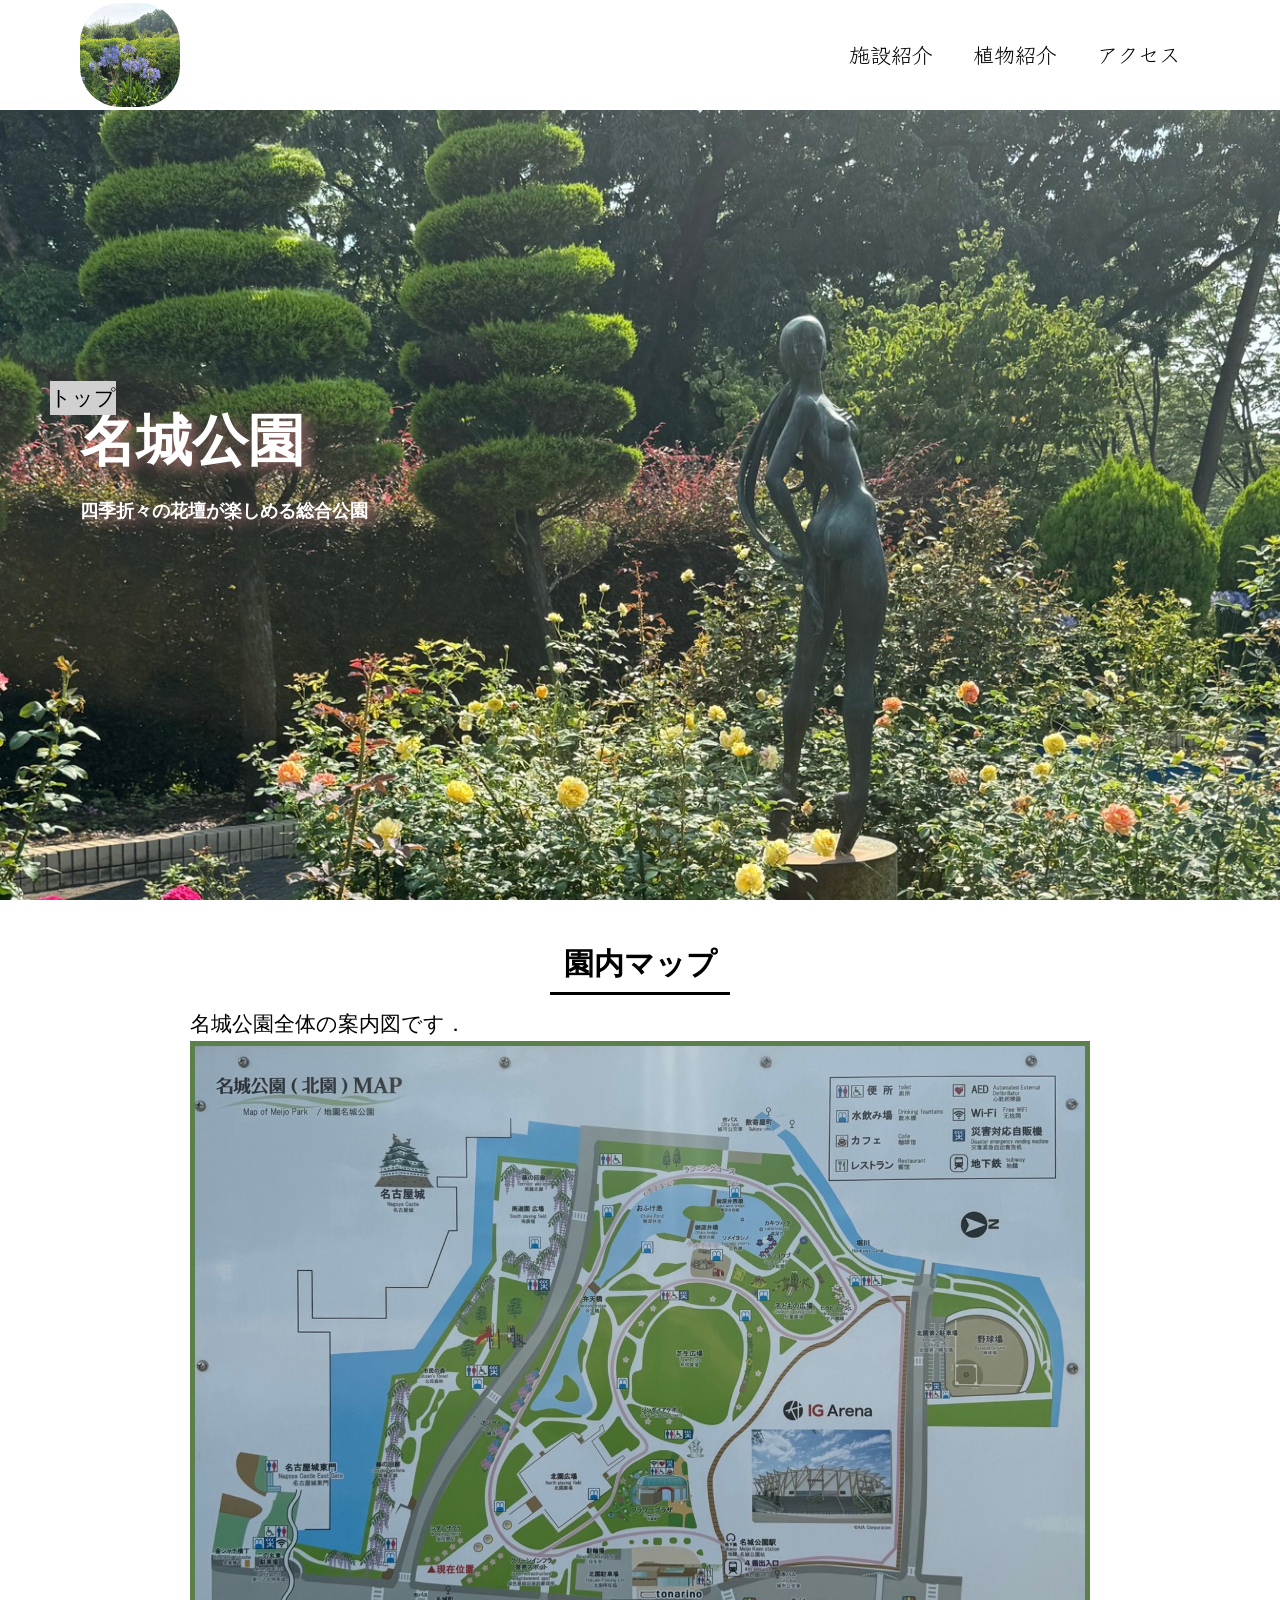
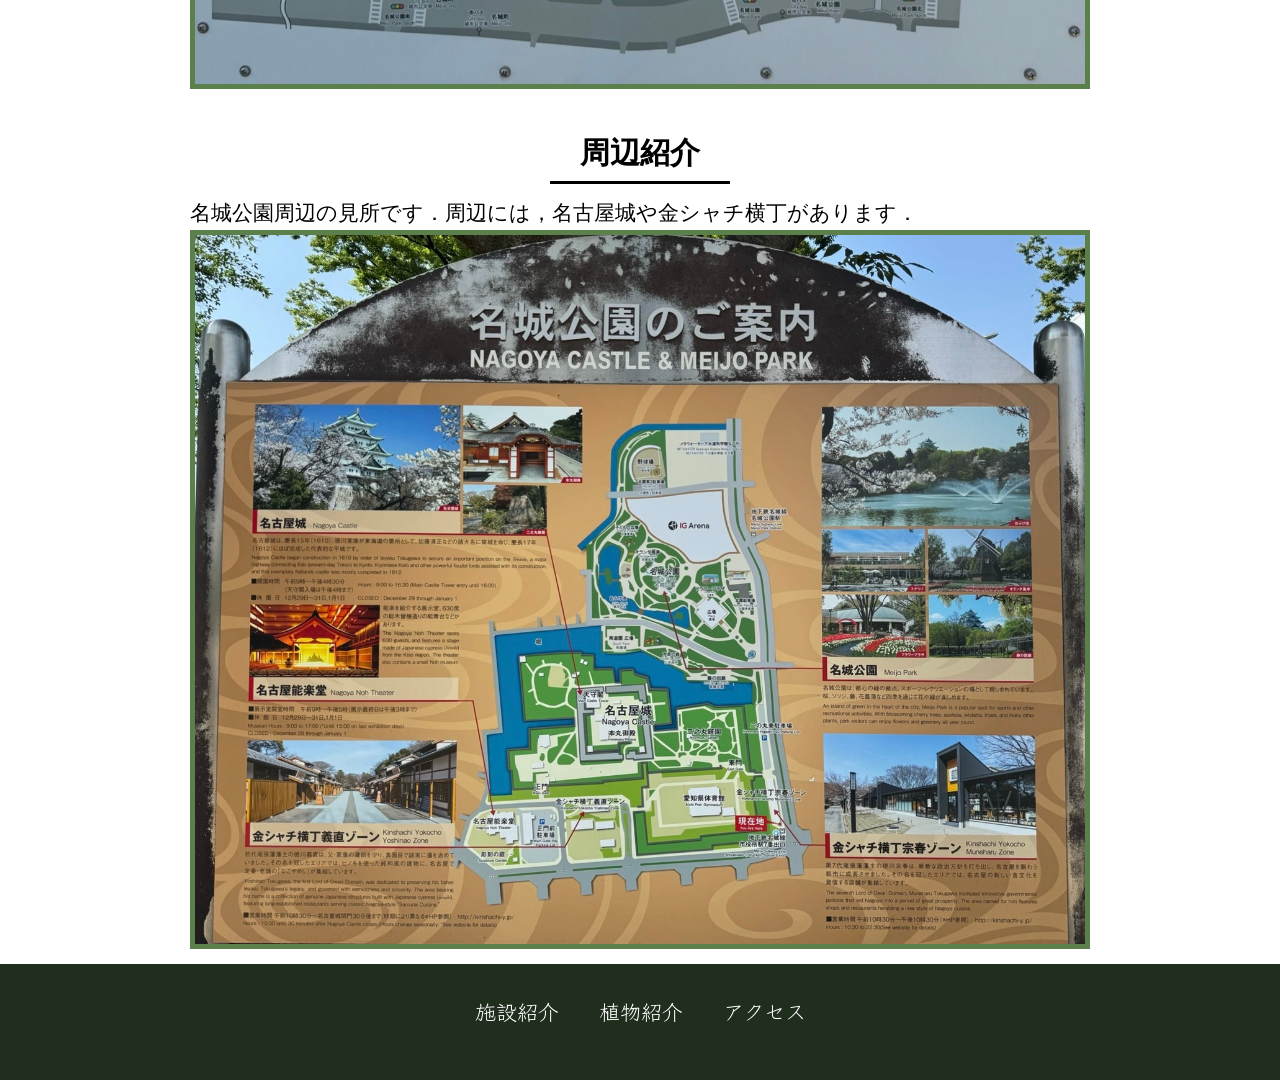
<file: index.html>
<!DOCTYPE html>
<html>
    <head>
        <meta charset="UTF-8">
        <title>名城公園非公式HP</title>
        <meta name="description" content="名城公園非公式HP">
        <meta name="viewport" content="width=device-width">
        <script src="https://ajax.googleapis.com/ajax/libs/jquery/1.11.0/jquery.min.js"></script>
        <script src="js/toggle-menu.js"></script>
        <link href="css/common.css" rel="stylesheet">
        <link href="css/index.css" rel="stylesheet">
        <link rel="preconnect" href="https://fonts.googleapis.com">
        <link rel="preconnect" href="https://fonts.gstatic.com" crossorigin>
        <link href="https://fonts.googleapis.com/css2?family=Klee+One&display=swap" rel="stylesheet">
    </head>

    <body>
        <!--header ここから-->
        <header class="header">
            <div class="header-inner">
                <a class="header-logo" href="index.html">
                    <img src="images/common/backindex.jpg" alt="ロゴ">
                </a>
                <button class="toggle-menu-button"></button>
                <div class="header-site-menu">
                    <nav class="site-menu">
                        <ul>
                            <li><a href="facility.html">施設紹介</a></li>
                            <li><a href="plants.html">植物紹介</a></li>
                            <li><a href="access.html">アクセス</a></li>
                        </ul>
                    </nav>
                </div>
            </div>
        </header>
        <!--header ここまで-->

        <!--main ここから-->
        <main class="main">
            <nav class="floating">
                <ul>
                    <li><a href="#">トップ</a></li>
                </ul>
            </nav>
            <div class="first-view">
                <div class="first-view-text">
                    <h1>名城公園</h1>
                    <p>四季折々の花壇が楽しめる総合公園</p>
                </div>
            </div>
            <div class="park-map">
                <div class="park-map-pic">
                    <h2>園内マップ</h2>
                    <p>名城公園全体の案内図です．</p>
                    <img src="images/index/parkmap.jpg" alt="マップ">
                </div>
                <div class="park-around-map">
                    <h2>周辺紹介</h2>
                    <P>名城公園周辺の見所です．周辺には，名古屋城や金シャチ横丁があります．</P>
                    <img src="images/index/aroundIntroduction.jpg" alt="周辺の観光地">
                </div>
            </div>
        </main>
        <!--main ここまで-->

        <!--footer ここから-->
        <footer class="footer">
            <nav class="site-menu">
                <ul>
                    <li><a href="facility.html">施設紹介</a></li>
                    <li><a href="plants.html">植物紹介</a></li>
                    <li><a href="access.html">アクセス</a></li>
                </ul>
            </nav>
        </footer>
        <!--footer ここまで-->
    </body>
</html>
</file>
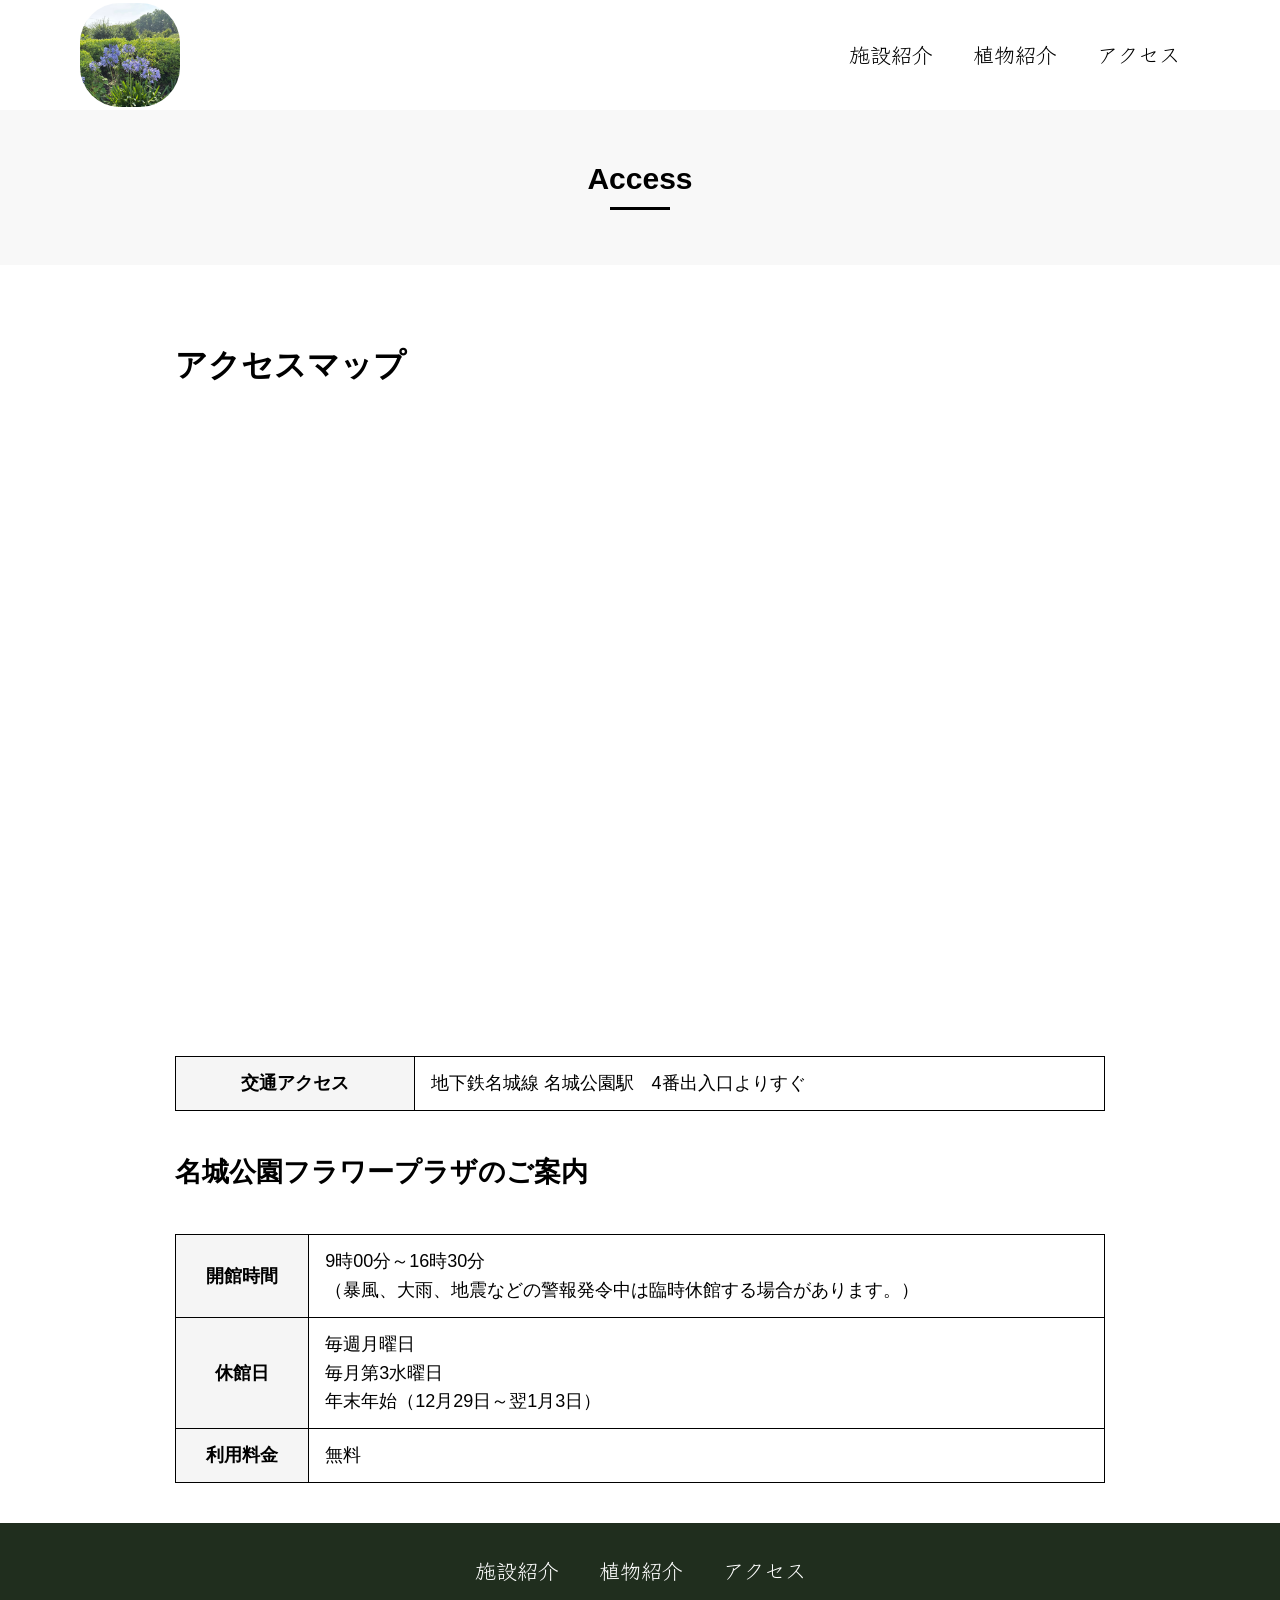
<file: access.html>
<!DOCTYPE html>
<html>
    <head>
        <meta charset="UTF-8">
        <title>名城公園非公式HP</title>
        <meta name="description" content="名城公園非公式HP">
        <meta name="viewport" content="width=device-width">
        <link href="css/common.css" rel="stylesheet">
        <link href="css/access.css" rel="stylesheet">
        <script src="js/toggle-menu.js"></script>
        <link rel="preconnect" href="https://fonts.googleapis.com">
        <link rel="preconnect" href="https://fonts.gstatic.com" crossorigin>
        <link href="https://fonts.googleapis.com/css2?family=Klee+One&display=swap" rel="stylesheet">
    </head>
    <body>
        <!--beader ここから-->
        <header class="header">
            <div class="header-inner">
                <a class="header-logo" href="index.html">
                    <img src="images/common/backindex.jpg" alt="ロゴ">
                </a>
                <button class="toggle-menu-button"></button>
                <div class="header-site-menu">
                    <nav class="site-menu">
                        <ul>
                            <li><a href="facility.html">施設紹介</a></li>
                            <li><a href="plants.html">植物紹介</a></li>
                            <li><a href="access.html">アクセス</a></li>
                        </ul>
                    </nav>
                </div>
            </div>
        </header>
        <!--header ここまで-->
        <!--main ここから-->
        <main class="main">
            <div class="access">
                <h1>Access</h1>
            </div>
            <div class="detail">
                
            </div>
            <div class="map">
                <h2>アクセスマップ</h2>
                <iframe src="https://www.google.com/maps/embed?pb=!1m18!1m12!1m3!1d3260.712048888955!2d136.8988484144211!3d35.18872883102503!2m3!1f0!2f0!3f0!3m2!1i1024!2i768!4f13.1!3m3!1m2!1s0x600376cabd4b7919%3A0xa932e8e33fa1378f!2z5ZCN5Z-O5YWs5ZyS!5e0!3m2!1sja!2sjp!4v1782714629145!5m2!1sja!2sjp" style="border:0;" allowfullscreen="" loading="lazy" referrerpolicy="strict-origin-when-cross-origin"></iframe>
            </div>
            <div class="title">
            
            </div>
            <table class="infomation">
                <tr>
                    <th>交通アクセス</th>
                    <td>地下鉄名城線 名城公園駅　4番出入口よりすぐ</td>
                </tr>
            </table>

            <div class="infomation">
            <h2>名城公園フラワープラザのご案内</h2>
            </div>
            <table class="infomation">
                <tr>
                    <th>開館時間</th>
                    <td>
                        9時00分～16時30分<br>
                        （暴風、大雨、地震などの警報発令中は臨時休館する場合があります。）
                    </td>
                </tr>
                <tr>
                    <th>休館日</th>
                    <td>
                        毎週月曜日<br>
                        毎月第3水曜日<br>
                        年末年始（12月29日～翌1月3日）
                    </td>
                </tr>
                <tr>
                    <th>利用料金</th>
                    <td>無料</td>
                </tr>
            </table>
        </main>
        <!--main ここまで-->
        <!--footer ここから-->
        <footer class="footer">
            <nav class="site-menu">
                <ul>
                    <li><a href="facility.html">施設紹介</a></li>
                    <li><a href="plants.html">植物紹介</a></li>
                    <li><a href="access.html">アクセス</a></li>
                </ul>
            </nav>
        </footer>
        <!--footer ここまで-->
    </body>
</html>
</file>
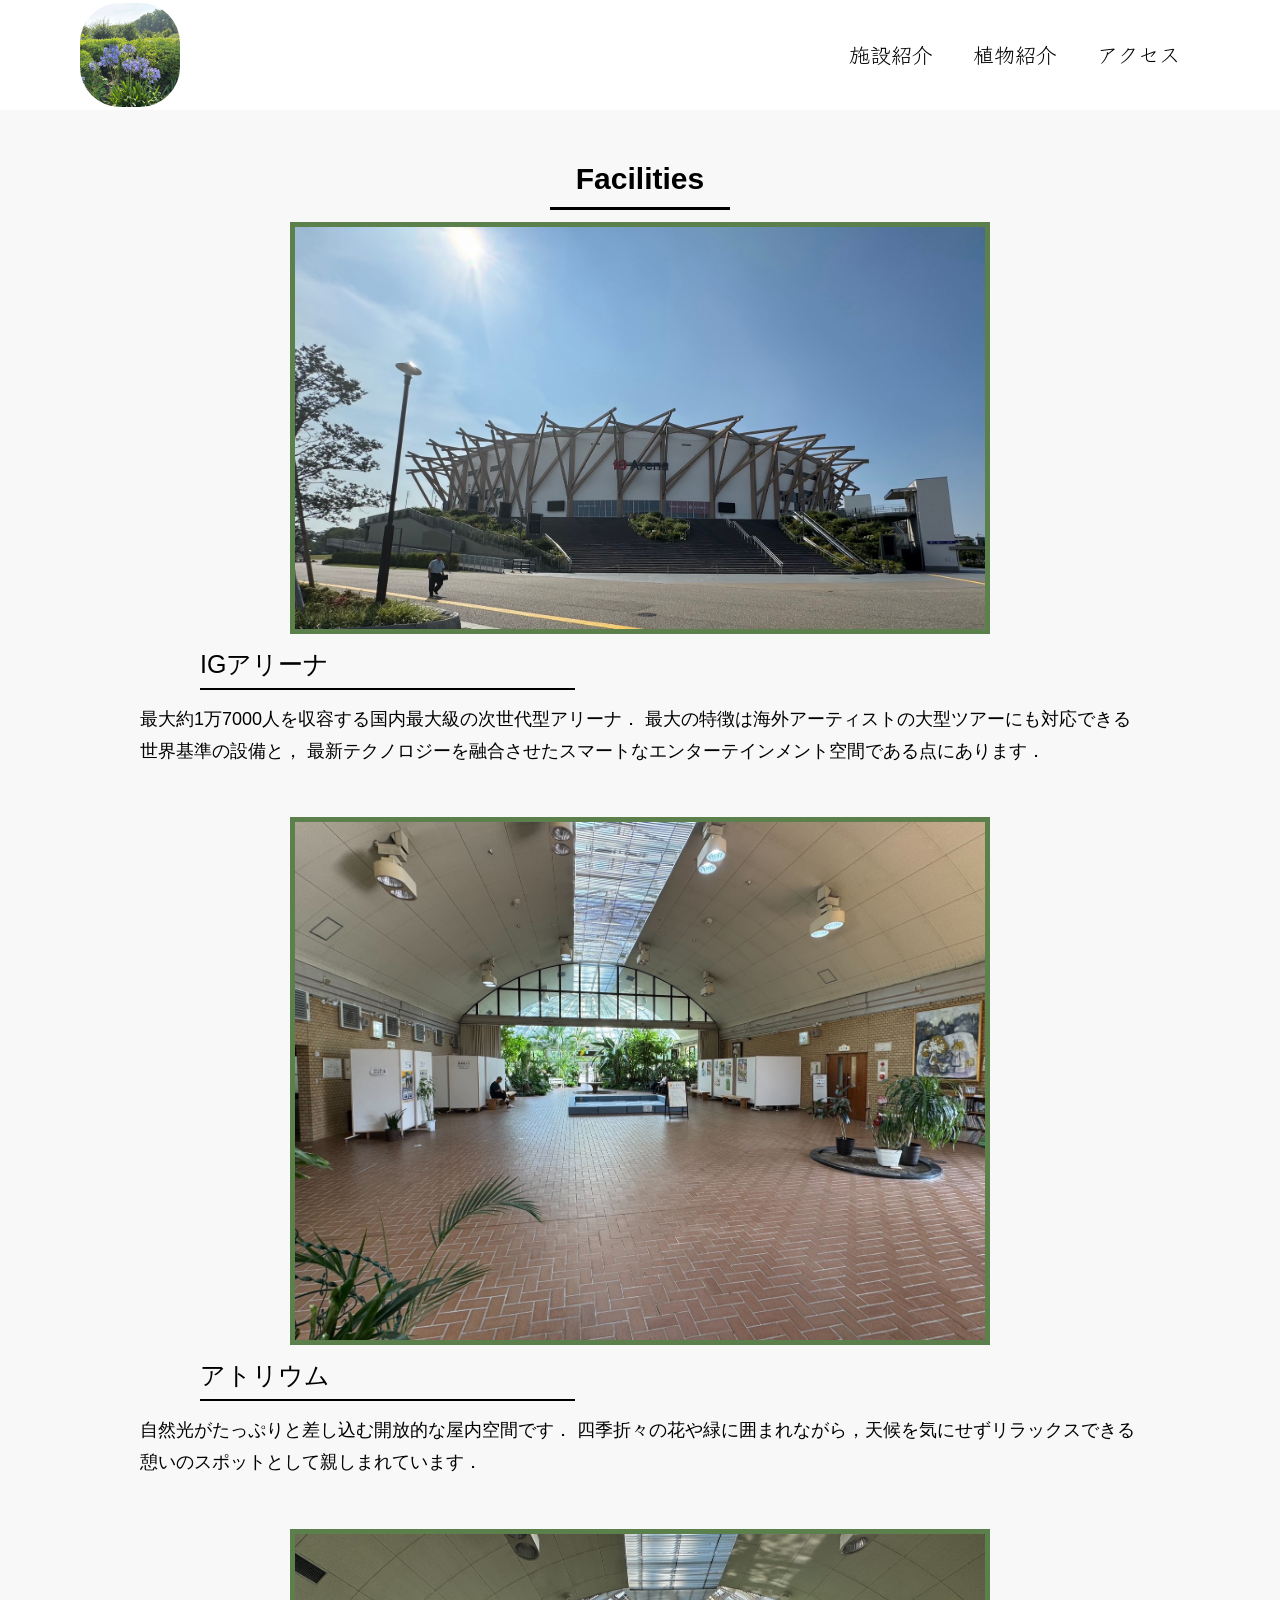
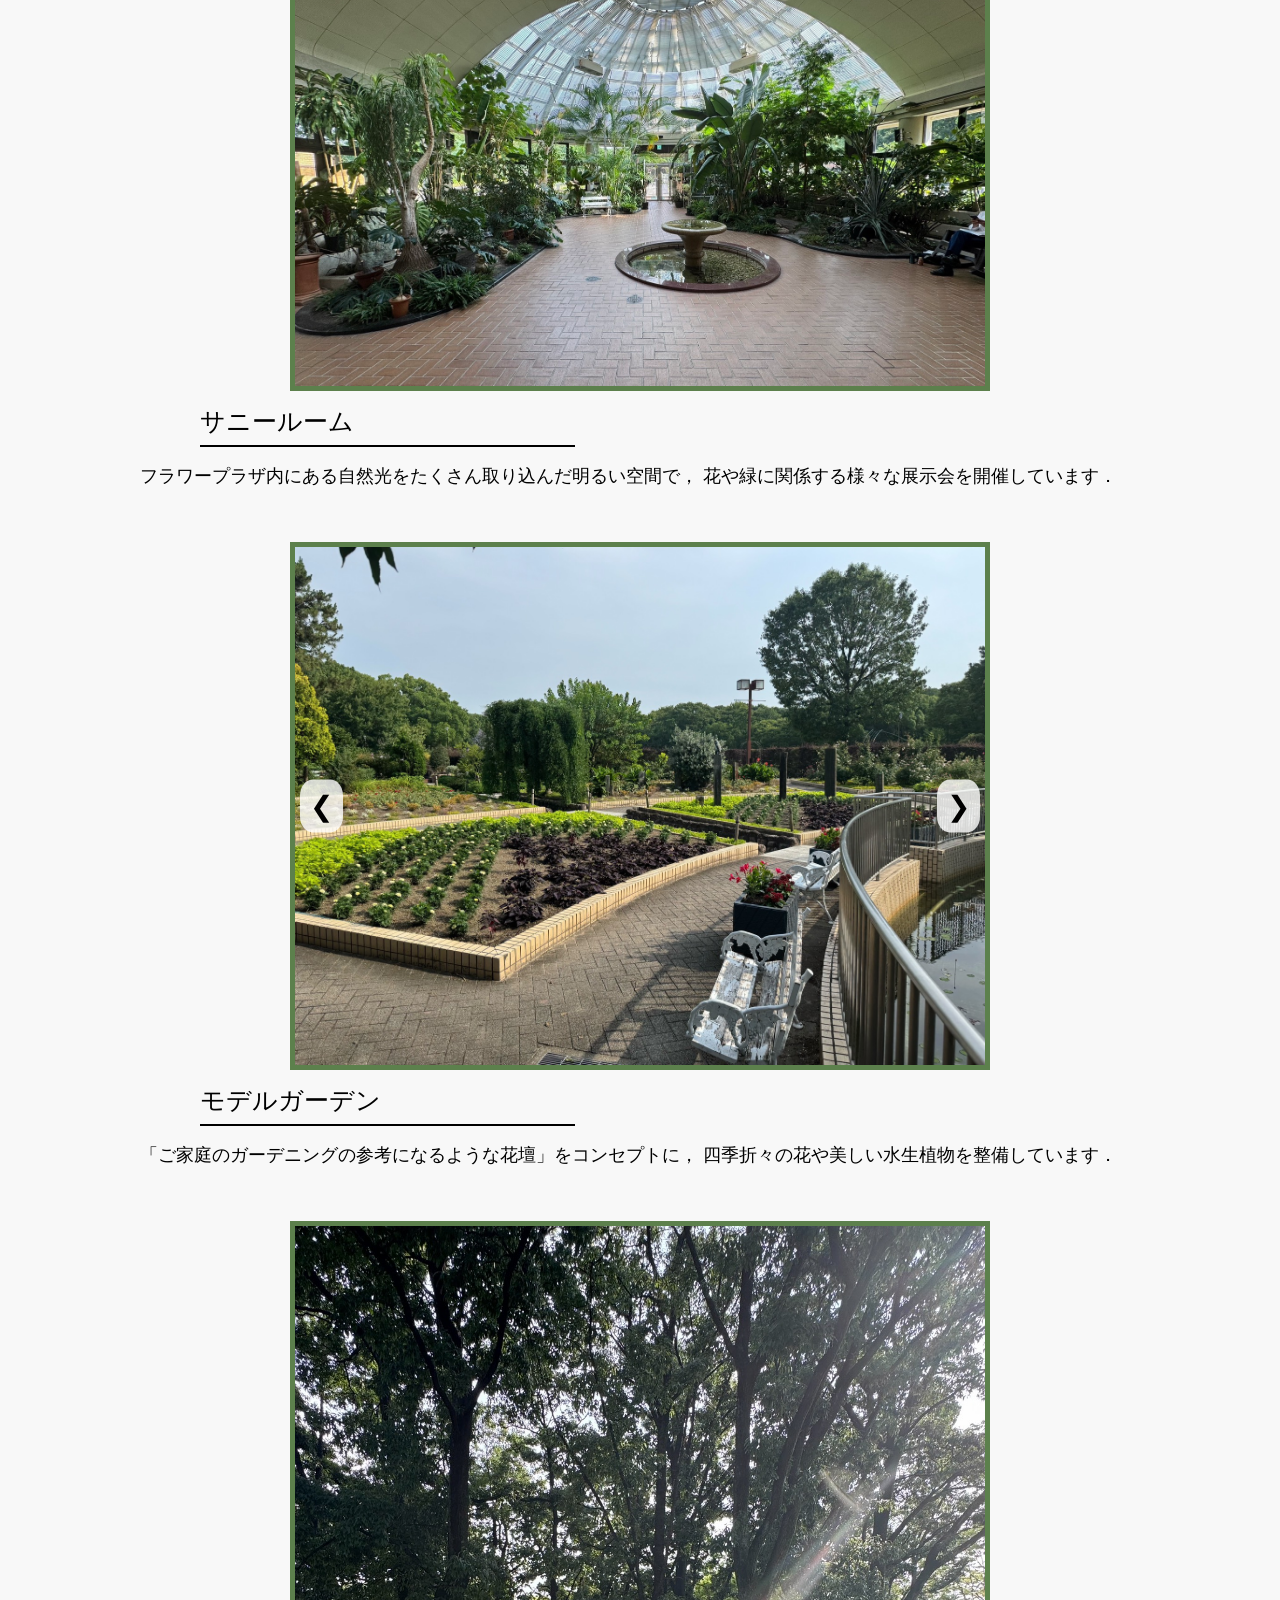
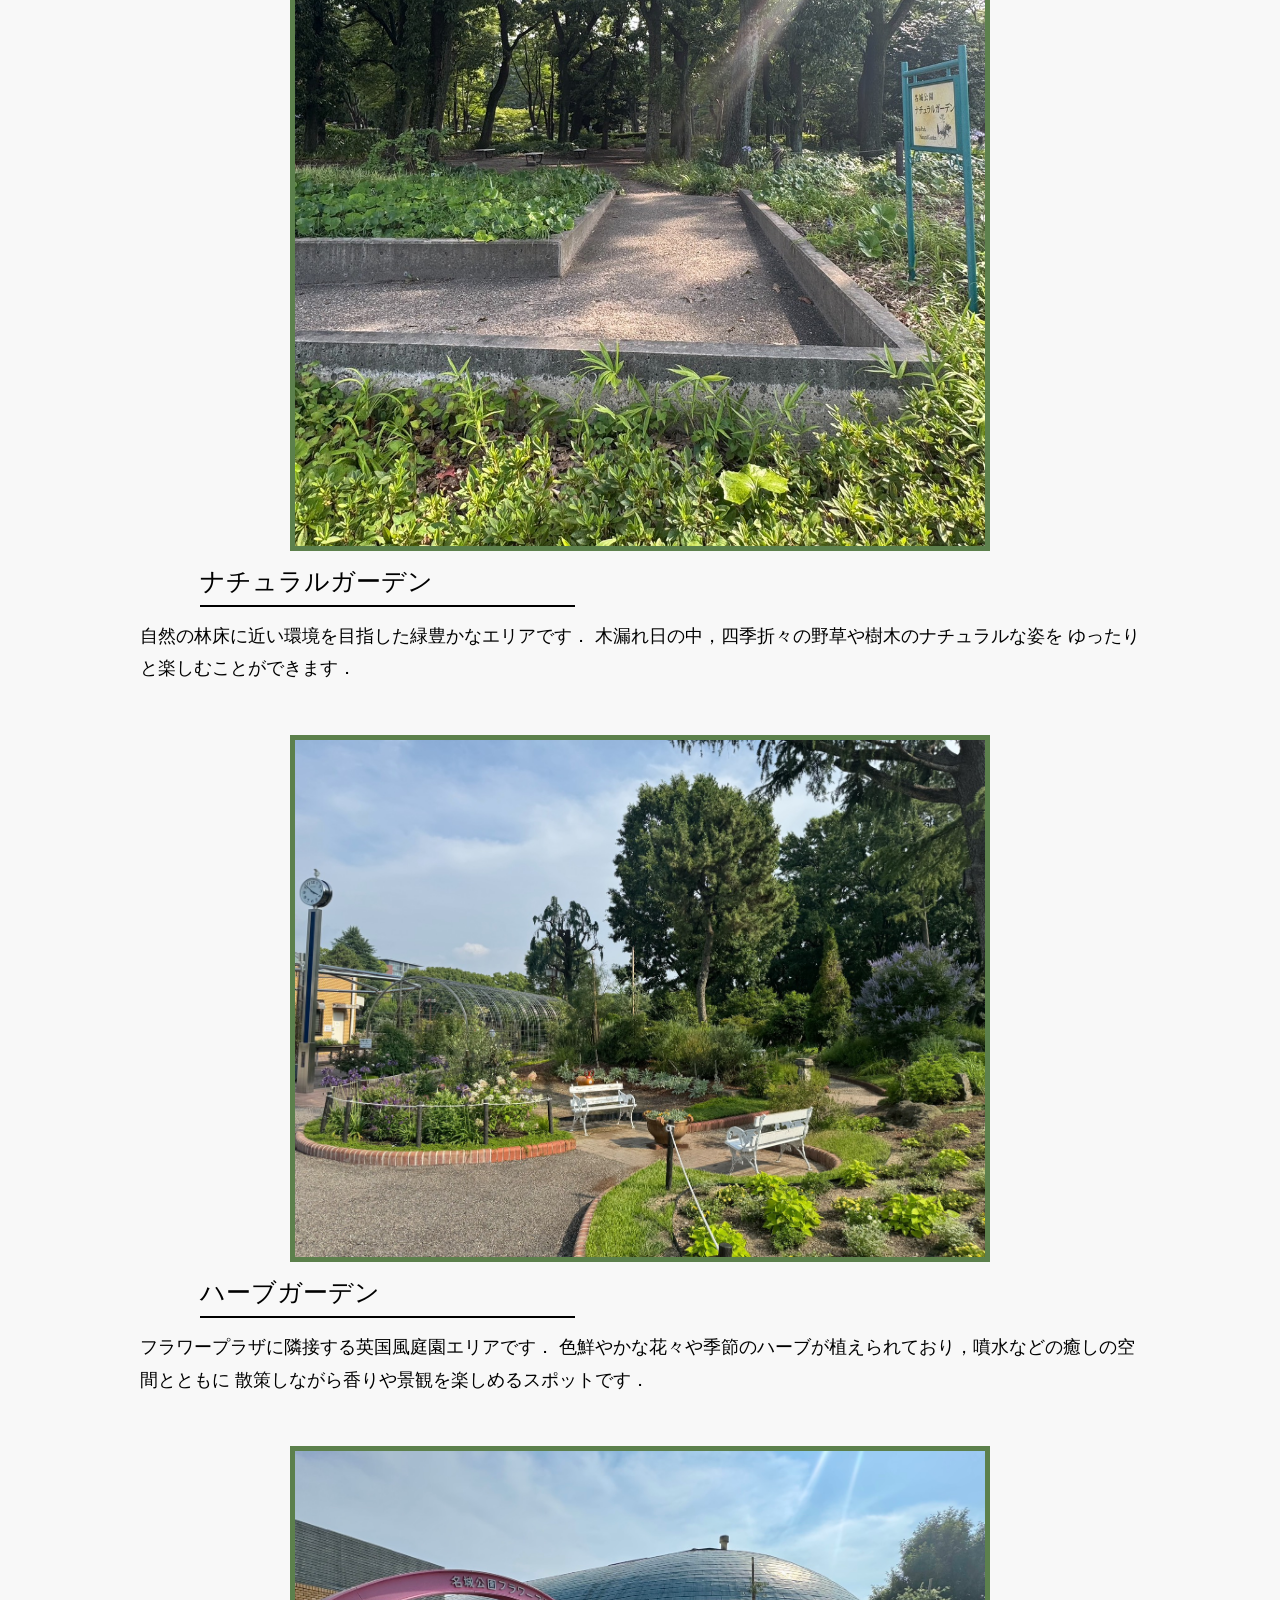
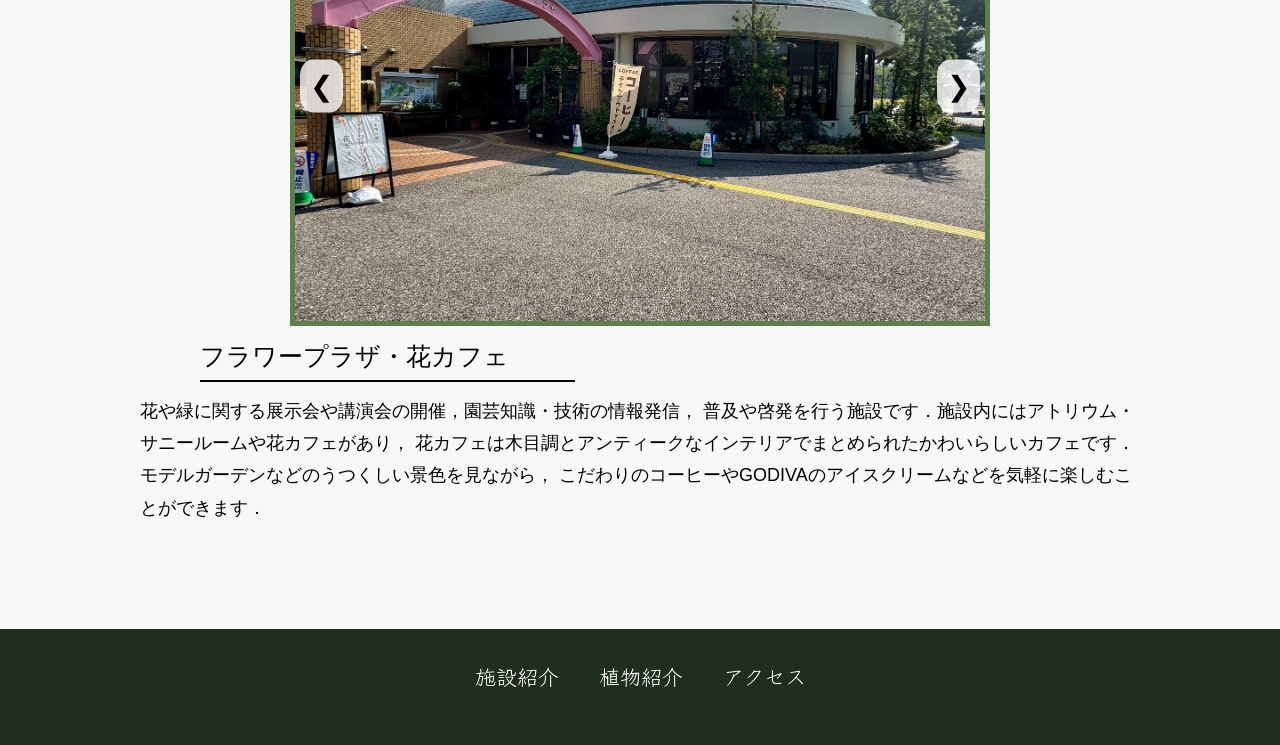
<file: facility.html>
<!DOCTYPE html>
<html>
    <head>
        <meta charset="UTF-8">
        <title>名城公園非公式HP</title>
        <meta name="description" content="名城公園非公式HP">
        <meta name="viewport" content="width=device-width">
        <link href="css/common.css" rel="stylesheet">
        <link href="css/facility.css" rel="stylesheet">
        <script src="js/toggle-menu.js"></script>
        <link rel="preconnect" href="https://fonts.googleapis.com">
        <link rel="preconnect" href="https://fonts.gstatic.com" crossorigin>
        <link href="https://fonts.googleapis.com/css2?family=Klee+One&display=swap" rel="stylesheet">
    </head>
    <body>
        <!--beader ここから-->
        <header class="header">
            <div class="header-inner">
                <a class="header-logo" href="index.html">
                    <img src="images/common/backindex.jpg" alt="ロゴ">
                </a>
                <button class="toggle-menu-button"></button>
                <div class="header-site-menu">
                    <nav class="site-menu">
                        <ul>
                            <li><a href="facility.html">施設紹介</a></li>
                            <li><a href="plants.html">植物紹介</a></li>
                            <li><a href="access.html">アクセス</a></li>
                        </ul>
                    </nav>
                </div>
            </div>
        </header>
        <!--header ここまで-->

        <!--main ここから-->
        <main class="main">
            <div class="facility">
                <h2>Facilities</h2>
                <ul class="facility-list">
                    <li>
                        <img src="images/facility/IGArena.jpg" alt="IGアリーナ">
                        <dl>
                            <dt>IGアリーナ</dt>
                            <dd>
                                最大約1万7000人を収容する国内最大級の次世代型アリーナ．
                                最大の特徴は海外アーティストの大型ツアーにも対応できる世界基準の設備と，
                                最新テクノロジーを融合させたスマートなエンターテインメント空間である点にあります．
                            </dd>
                        </dl>
                    </li>
                    <li>
                        <img src="images/facility/atrium.jpg" alt="アトリウム">
                        <dl>
                            <dt>アトリウム</dt>
                            <dd>
                                自然光がたっぷりと差し込む開放的な屋内空間です．
                                四季折々の花や緑に囲まれながら，天候を気にせずリラックスできる
                                憩いのスポットとして親しまれています．
                            </dd>
                        </dl>
                    </li>
                    <li>
                        <img src="images/facility/sunnyroom.jpg" alt="サニールーム">
                        <dl>
                            <dt>サニールーム</dt>
                            <dd>
                                フラワープラザ内にある自然光をたくさん取り込んだ明るい空間で，
                                花や緑に関係する様々な展示会を開催しています．
                            </dd>
                        </dl>
                    </li>
                    <li>
                        <div class="slider">
                            <button class="prev">&#10094;</button>
                            <div class="slides">
                                <img src="images/facility/modelgarden.jpg" alt="モデルガーデン">
                                <img src="images/facility/modelgarden2.jpg" alt="モデルガーデン">
                                <img src="images/facility/modelgarden3.jpg" alt="モデルガーデン">
                                <img src="images/facility/modelgarden4.jpg" alt="モデルガーデン">
                            </div>
                            <button class="next">&#10095;</button>
                        </div>
                        <dl>
                            <dt>モデルガーデン</dt>
                            <dd>
                                「ご家庭のガーデニングの参考になるような花壇」をコンセプトに，
                                四季折々の花や美しい水生植物を整備しています．
                                
                            </dd>
                        </dl>
                    </li>
                    <li>
                        <img src="images/facility/naturalgarden.jpg" alt="ナチュラルガーデン">
                        <dl>
                            <dt>ナチュラルガーデン</dt>
                            <dd>
                                自然の林床に近い環境を目指した緑豊かなエリアです．
                                木漏れ日の中，四季折々の野草や樹木のナチュラルな姿を
                                ゆったりと楽しむことができます．
                            </dd>
                        </dl>
                    </li>
                    <li>
                        <img src="images/facility/herbgarden.jpg" alt="ハーブガーデン">
                        <dl>
                            <dt>ハーブガーデン</dt>
                            <dd>
                                フラワープラザに隣接する英国風庭園エリアです．
                                色鮮やかな花々や季節のハーブが植えられており，噴水などの癒しの空間とともに
                                散策しながら香りや景観を楽しめるスポットです．
                            </dd>
                        </dl>
                    </li>
                    <li>
                        <div class="slider">
                            <button class="prev">&#10094;</button>
                            <div class="slides">
                                    <img src="images/facility/flowerpraza.jpg" alt="フラワープラザ">
                                    <img src="images/facility/flowercafe.jpg" alt="花カフェ">
                            </div>
                            <button class="next">&#10095;</button>
                        </div>
                        <dl>
                            <dt>フラワープラザ・花カフェ</dt>
                            <dd>
                                花や緑に関する展示会や講演会の開催，園芸知識・技術の情報発信，
                                普及や啓発を行う施設です．施設内にはアトリウム・サニールームや花カフェがあり，
                                花カフェは木目調とアンティークなインテリアでまとめられたかわいらしいカフェです．
                                モデルガーデンなどのうつくしい景色を見ながら，
                                こだわりのコーヒーやGODIVAのアイスクリームなどを気軽に楽しむことができます．
                            </dd>
                        </dl>
                    </li>
                </ul>
            </div>
        </main>
        <!--main ここまで-->

        <!--footer ここから-->
        <footer class="footer">
            <nav class="site-menu">
                <ul>
                    <li><a href="facility.html">施設紹介</a></li>
                    <li><a href="plants.html">植物紹介</a></li>
                    <li><a href="access.html">アクセス</a></li>
                </ul>
            </nav>
        </footer>
        <!--footer ここまで-->
        <script src="js/slider.js"></script>
    </body>
</html>
</file>
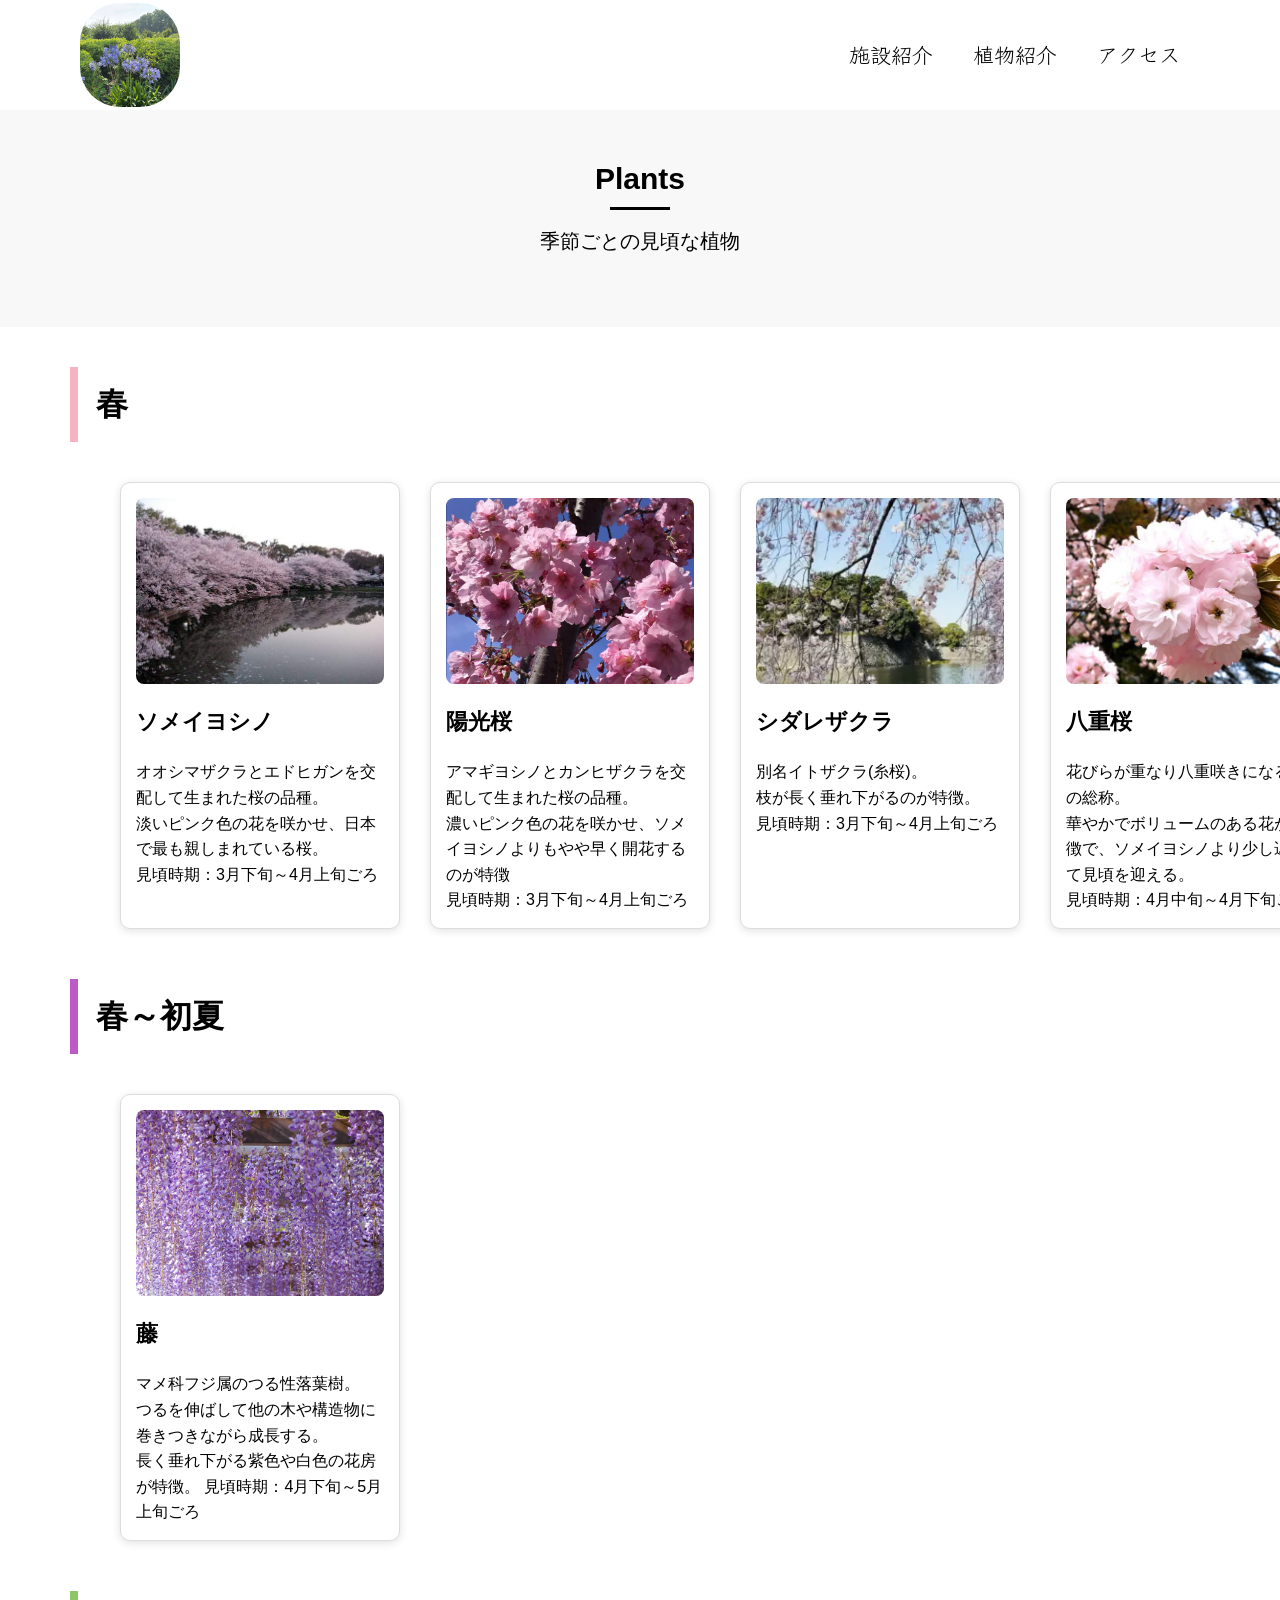
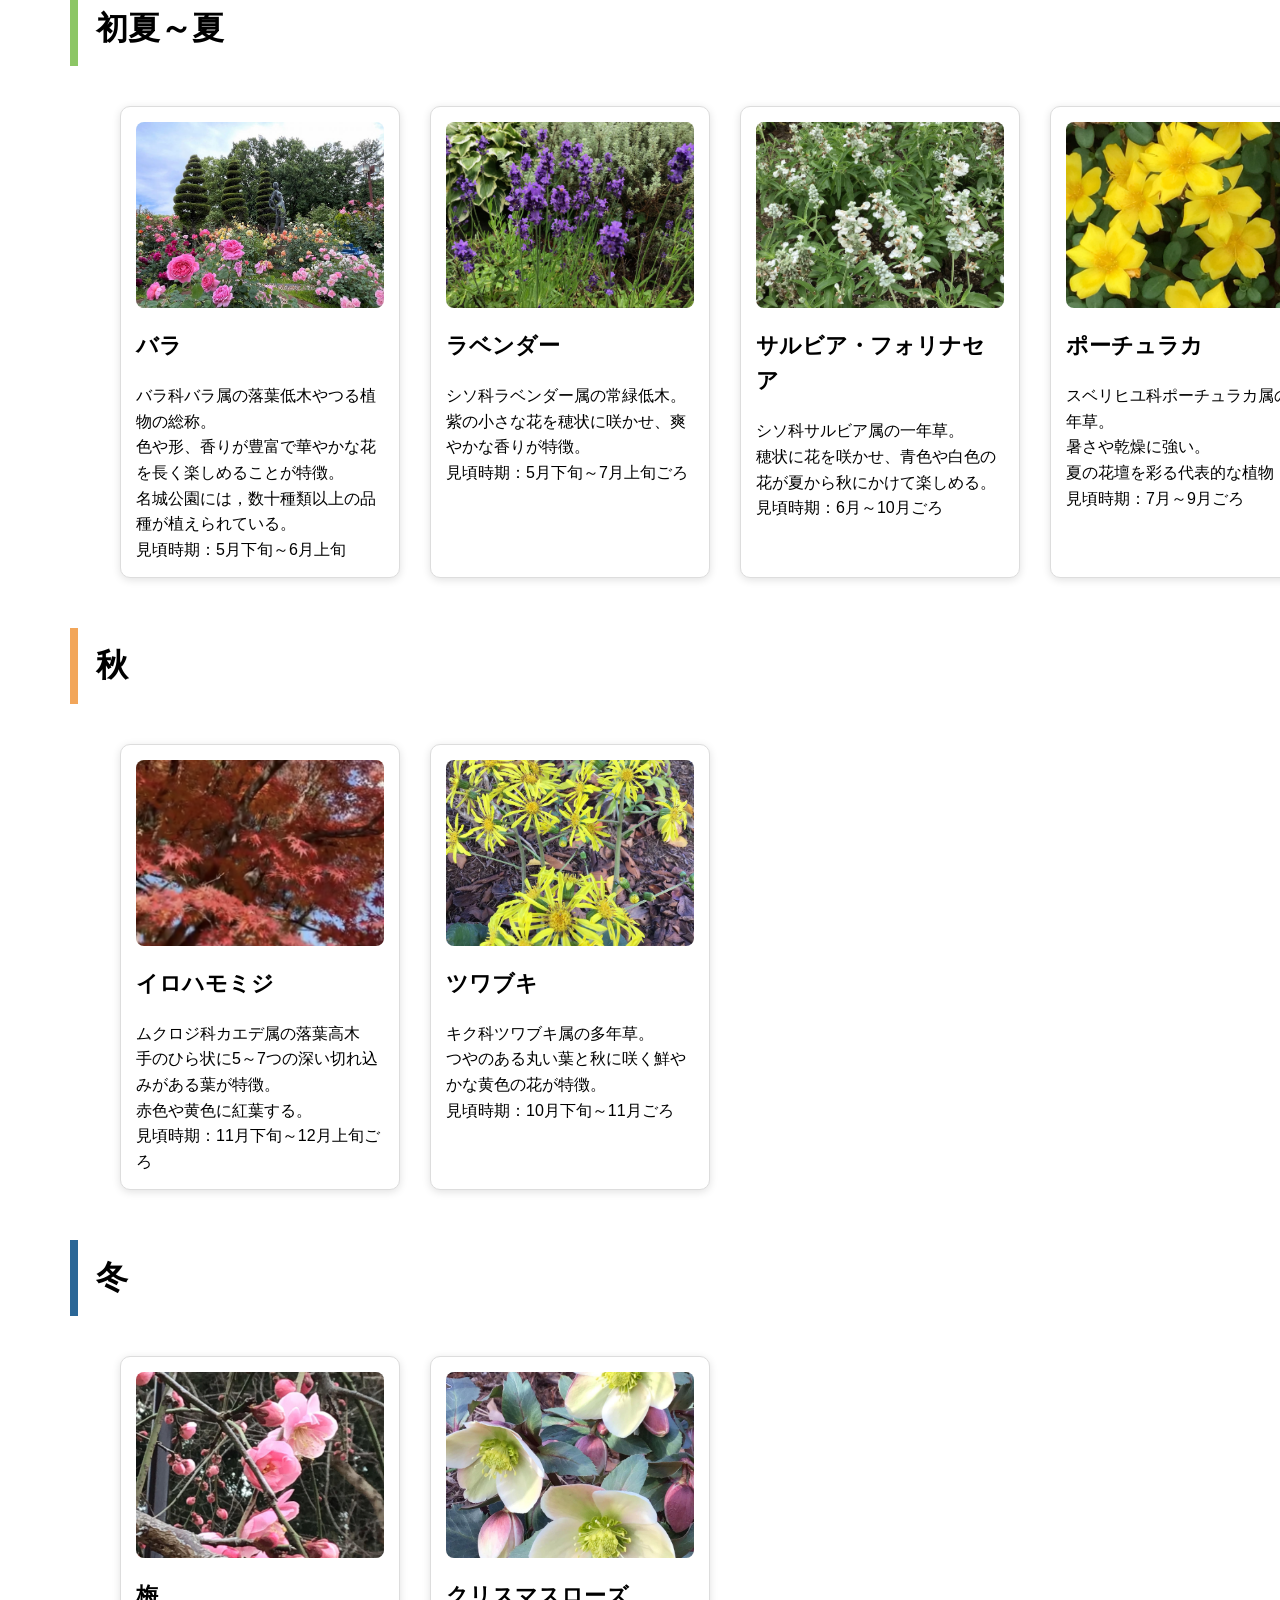
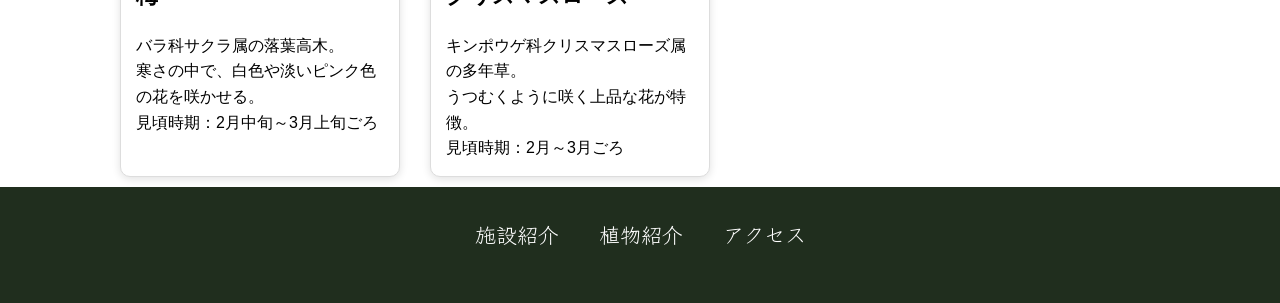
<file: plants.html>
<!DOCTYPE html>
<html>
    <head>
        <meta charset="UTF-8">
        <title>名城公園非公式HP</title>
        <meta name="description" content="名城公園非公式HP">
        <meta name="viewport" content="width=device-width">
        <link href="css/common.css" rel="stylesheet">
        <link href="css/plants.css" rel="stylesheet">
        <script src="js/toggle-menu.js"></script>
        <link rel="preconnect" href="https://fonts.googleapis.com">
        <link rel="preconnect" href="https://fonts.gstatic.com" crossorigin>
        <link href="https://fonts.googleapis.com/css2?family=Klee+One&display=swap" rel="stylesheet">
    </head>
    <body>
        <!--beader ここから-->
        <header class="header">
            <div class="header-inner">
                <a class="header-logo" href="index.html">
                    <img src="images/common/backindex.jpg" alt="ロゴ">
                </a>
                <button class="toggle-menu-button"></button>
                <div class="header-site-menu">
                    <nav class="site-menu">
                        <ul>
                            <li><a href="facility.html">施設紹介</a></li>
                            <li><a href="plants.html">植物紹介</a></li>
                            <li><a href="access.html">アクセス</a></li>
                        </ul>
                    </nav>
                </div>
            </div>
        </header>
        <!--header ここまで-->
        <!--main ここから-->
        <main class="main">
            <div class="plants">
                <h1>Plants</h1>
                <p>季節ごとの見頃な植物</p>
            </div>
            <div class="season">
                <div class="season-spring">
                    <h2>春</h2>
                </div>
                <ul class="plants-list">
                    <li>
                        <img src="images/plants/someiyoshino.jpg" alt="ソメイヨシノ">
                        <dl>
                            <dt>ソメイヨシノ</dt>
                            <dd>
                                オオシマザクラとエドヒガンを交配して生まれた桜の品種。<br>
                                淡いピンク色の花を咲かせ、日本で最も親しまれている桜。<br>
                                見頃時期：3月下旬～4月上旬ごろ
                            </dd>
                        </dl>
                    </li>
                    <li>
                        <img src="images/plants/haru_1.jpg" alt="陽光桜">
                        <dl>
                            <dt>陽光桜</dt>
                            <dd>
                                アマギヨシノとカンヒザクラを交配して生まれた桜の品種。<br>
                                濃いピンク色の花を咲かせ、ソメイヨシノよりもやや早く開花するのが特徴<br>
                                見頃時期：3月下旬～4月上旬ごろ
                            </dd>
                        </dl>
                    </li>
                    <li>
                        <img src="images/plants/shidare.png" alt="シダレザクラ">
                        <dl>
                            <dt>シダレザクラ</dt>
                            <dd>
                                別名イトザクラ(糸桜)。<br>
                                枝が長く垂れ下がるのが特徴。<br>
                                見頃時期：3月下旬～4月上旬ごろ
                            </dd>
                        </dl>
                    </li>
                    <li>
                        <img src="images/plants/yaezakura.jpg" alt="八重桜">
                        <dl>
                            <dt>八重桜</dt>
                            <dd>
                                花びらが重なり八重咲きになる桜の総称。<br>
                                華やかでボリュームのある花が特徴で、ソメイヨシノより少し遅れて見頃を迎える。<br>
                                見頃時期：4月中旬～4月下旬ごろ
                            </dd>
                        </dl>
                    </li>
                </ul>
            </div>
            <div class="season">
                <div class="season-springsummer">
                    <h2>春～初夏</h2>
                </div>
                <ul class="plants-list">
                    <li>
                        <img src="images/plants/fuji.jpg" alt="藤">
                        <dl>
                            <dt>藤</dt>
                            <dd>
                                マメ科フジ属のつる性落葉樹。<br>
                                つるを伸ばして他の木や構造物に巻きつきながら成長する。<br>
                                長く垂れ下がる紫色や白色の花房が特徴。
                                見頃時期：4月下旬～5月上旬ごろ
                            </dd>
                        </dl>
                    </li>
                </ul>
            </div>
            <div class="season">
                <div class="season-summer">
                    <h2>初夏～夏</h2>
                </div>
                <ul class="plants-list">
                    
                    <li>
                        <img src="images/plants/bara.jpg" alt="バラ">
                        <dl>
                            <dt>バラ</dt>
                            <dd>
                                バラ科バラ属の落葉低木やつる植物の総称。<br>
                                色や形、香りが豊富で華やかな花を長く楽しめることが特徴。<br>
                                名城公園には，数十種類以上の品種が植えられている。<br>
                                見頃時期：5月下旬～6月上旬
                            </dd>
                        </dl>
                    </li>
                    <li>
                        <img src="images/plants/natsu_4.jpg" alt="ラベンダ＝">
                        <dl>
                            <dt>ラベンダー</dt>
                            <dd>
                                シソ科ラベンダー属の常緑低木。<br>
                                紫の小さな花を穂状に咲かせ、爽やかな香りが特徴。<br>
                                見頃時期：5月下旬～7月上旬ごろ
                            </dd>
                        </dl>
                    </li>
                    <li>
                        <img src="images/plants/natsu_3.jpg" alt="サルビア・フォリナセア">
                        <dl>
                            <dt>サルビア・フォリナセア</dt>
                            <dd>
                                シソ科サルビア属の一年草。<br>
                                穂状に花を咲かせ、青色や白色の花が夏から秋にかけて楽しめる。<br>
                                見頃時期：6月～10月ごろ
                            </dd>
                        </dl>
                    </li>
                    <li>
                        <img src="images/plants/natsu_2.jpg" alt="ポーチュラカ">
                        <dl>
                            <dt>ポーチュラカ</dt>
                            <dd>
                                スベリヒユ科ポーチュラカ属の一年草。<br>
                                暑さや乾燥に強い。<br>
                                夏の花壇を彩る代表的な植物<br>
                                見頃時期：7月～9月ごろ
                            </dd>
                        </dl>
                    </li>
                </ul>
            </div>
            <div class="season">
                <div class="season-autumn">
                    <h2>秋</h2>
                </div>
                <ul class="plants-list">
                    <li>
                        <img src="images/plants/momiji.png" alt="紅葉">
                        <dl>
                            <dt>イロハモミジ</dt>
                            <dd>
                                ムクロジ科カエデ属の落葉高木<br>
                                手のひら状に5～7つの深い切れ込みがある葉が特徴。<br>
                                赤色や黄色に紅葉する。<br>
                                見頃時期：11月下旬～12月上旬ごろ
                            </dd>
                        </dl>
                    </li>
                    <li>
                        <img src="images/plants/aki_1.jpg" alt="ツワブキ">
                        <dl>
                            <dt>ツワブキ</dt>
                            <dd>
                                キク科ツワブキ属の多年草。<br>
                                つやのある丸い葉と秋に咲く鮮やかな黄色の花が特徴。<br>
                                見頃時期：10月下旬～11月ごろ
                            </dd>
                        </dl>
                    </li>
                </ul>
            </div>
            <div class="season">
                <div class="season-winter">
                    <h2>冬</h2>
                </div>
                <ul class="plants-list">
                    <li>
                        <img src="images/plants/fuyu_1.jpg" alt="梅">
                        <dl>
                            <dt>梅</dt>
                            <dd>
                                バラ科サクラ属の落葉高木。<br>
                                寒さの中で、白色や淡いピンク色の花を咲かせる。<br>
                                見頃時期：2月中旬～3月上旬ごろ
                            </dd>
                        </dl>
                    </li>
                    <li>
                        <img src="images/plants/fuyu_2.jpg" alt="クリスマスローズ">
                        <dl>
                            <dt>クリスマスローズ</dt>
                            <dd>
                                キンポウゲ科クリスマスローズ属の多年草。<br>
                                うつむくように咲く上品な花が特徴。<br>
                                見頃時期：2月～3月ごろ
                            </dd>
                        </dl>
                    </li>
                </ul>
            </div>

        </main>
        <!--main ここまで-->
        <!--footer ここから-->
        <footer class="footer">
            <nav class="site-menu">
                <ul>
                    <li><a href="facility.html">施設紹介</a></li>
                    <li><a href="plants.html">植物紹介</a></li>
                    <li><a href="access.html">アクセス</a></li>
                </ul>
            </nav>
        </footer>
        <!--footer ここまで-->
    </body>
</html>
</file>
<file: css/common.css>
@charset "utf-8";

/* リセット */
*,
::before,
::after {
    padding: 0;
    margin: 0;
    box-sizing: border-box;
}
ul,ol{
    list-style:none;
}
a{
    color:inherit;
    text-decoration:none;
}
img{
    max-width:100%;
    height:auto;
    display:block;
}
body{
    font-family:sans-serif;
    font-size:16pt;
    color:#000;
    line-height:1.6;
    background:#fff;
}

/* ---------- Header ---------- */

.header-inner{
    max-width:1200px;
    height:110px;
    margin:0 auto;
    padding:0 40px;
    display:flex;
    justify-content:space-between;
    align-items:center;
}
.header-logo{
    width:100px;
    border-radius:40px;
    overflow:hidden;
}
.toggle-menu-button{
    display:none;
}
.site-menu ul{
    display:flex;
}
.site-menu li{
    margin:0 20px;
}
.site-menu a{
    font-family:"Klee One",sans-serif;
}

/* ---------- Footer ---------- */

.footer{
    color:#fff;
    background:#202e1e;
    padding:30px 0 50px;
    display:flex;
    flex-direction:column;
    align-items:center;
}

/* ---------- スマホ ---------- */

@media (max-width:800px){
    .header{
        position:fixed;
        top:0;
        left:0;
        right:0;
        height:70px;
        background:#fff;
        z-index:100;
        box-shadow:0 3px 6px rgba(0,0,0,.1);
    }
    .header-inner{
        height:100%;
        min-height:0;
        padding:0 20px;
        position:relative;
    }
    .header-logo{
        width:50px;
        border-radius:25px;
    }
    .header-site-menu{
        position:absolute;
        top:100%;
        left:0;
        right:0;
        display:none;
        background:#8da284;
        color:#fff;
        padding:30px 0 40px;
    }
    .header-site-menu.is-show{
        display:block;
    }
    .site-menu ul{
        display:block;
        text-align:center;
    }
    .site-menu li{
        margin:20px 0;
    }
    .site-menu li:first-child{
        margin-top:0;
    }
    .toggle-menu-button{
        display:block;
        width:44px;
        height:34px;
        border:none;
        background:url("../images/common/icon-menu.png") center/50% no-repeat;
        background-color:transparent;
        cursor:pointer;
    }
    .main{
        padding-top:70px;
    }
}
</file>
<file: css/index.css>
@charset "utf-8";

nav.floating {
    position: absolute;
    top: 100px;
    left: 50px;
    background-color: #d0d0d0;
}

.first-view {
    height: calc(100vh - 110px);
    background-image: url(../images/index/top.jpg);
    background-repeat: no-repeat;
    background-position: center center;
    background-size: cover;
    display: flex;
    align-items: center;
}
.first-view-text {
    width: 100%;
    max-width: 1200px;
    margin-left: auto;
    margin-right: auto;
    padding-left: 40px;
    padding-bottom: 80px;
    color: #ffffff;
    font-weight: bold;
    text-shadow: 7px 5px 12px #926464;
}
.first-view-text h1 {
    font-family: 'Montserrat', sans-serif;
    font-size: 56px;
    line-height: 72px;
}
.first-view-text p {
    font-size: 18px;
    margin-top: 20px;
}
.lead {
    max-width: 1200px;
    margin: 60px auto;
}

.park-map h2 {
    font-size: 30px;
    font-weight: bold;
    text-align: center;
}
.park-map h2::after {
    content: '';
    display: block;
    width: 180px;
    height: 3px;
    background-color: #000000;
    margin-top: 4px;
    margin-left: auto;
    margin-right: auto;
    margin-bottom: 12px;
}
.park-map-pic {
    display: block;
    padding-top: 40px;
    width: min(90%, 900px);
    margin: auto;
}
.park-map-pic img {
    border: 5px solid #5c804c;
}
.park-around-map {
    display: block;
    padding-top: 40px;
    padding-bottom: 15px;
    width: min(90%, 900px);
    margin: auto;
}
.park-around-map img {
    border: 5px solid #5c804c;
}
</file>
<file: css/access.css>
.access {
    background-color: #f8f8f8;
    padding-top: 45px;
    padding-bottom: 55px;
}

.access h1 {
    font-size: 30px;
    font-weight: bold;
    text-align: center;
}

.access h1::after {
    content: '';
    display: block;
    width: 60px;
    height: 3px;
    background-color: #000000;
    margin-top: 4px;
    margin-left: auto;
    margin-right: auto;
}

.map {
    width: 930px;
    max-width: 90%;
    margin-top: 75px;
    margin-left: auto;
    margin-right: auto;
}

.map iframe {
    display: block;
    width: 100%;
    height: 600px;
    margin-top: 25px;
}

.infomation {
    width: 930px;
    max-width: 90%;
    margin: 40px auto;
    border-collapse: collapse;
    font-size: 18px;
}

.infomation th {
    border: 1px solid black;
    padding: 12px 16px;
    background-color: #f5f5f5;
}

.infomation td {
    border: 1px solid black;
    padding: 12px 16px;
}

@media (max-width: 800px) {
    .map {
        max-width: 95%;
    }

    .map iframe {
        height: 350px;
    }

    .infomation {
        font-size: 16px;
    }

    .infomation th {
        padding: 10px;
    }
    
    .infomation td {
        padding: 10px;
    }
}
</file>
<file: css/facility.css>
@charset "utf-8";

.facility {
    background-color: #f8f8f8;
    padding-top: 45px;
    padding-bottom: 55px;
}
.facility h2 {
    font-size: 30px;
    font-weight: bold;
    text-align: center;
}
.facility h2::after {
    content: '';
    display: block;
    width: 6em;
    height: 3px;
    background-color: #000000;
    margin-top: 4px;
    margin-left: auto;
    margin-right: auto;
    margin-bottom: 12px;
}
.facility-list {
    list-style: none;
    padding: 0;
}
.facility-list dl {
    max-width: 1000px;
    width: 90%;
    margin: 0 auto;
}
.facility-list dt {
    font-size: 25px;
    padding-top: 10px;
    padding-bottom: 10px;
    padding-left: 60px;
    padding-right: 60px;
    text-align: left;
}
.facility-list dt::after {
    content: '';
    display: block;
    width: 15em;
    height: 2px;
    background-color: #000000;
    margin-top: 4px;
    margin-left: 0;
    margin-right: auto;
    margin-bottom: 3px;
}
.facility-list dd {
    font-size: 18px;
    line-height: 1.8;
    padding-top: 0;
    padding-bottom: 50px;
    text-align: left;
}
.facility-list img {
    display: block;
    width: 100%;
    max-width: 700px;
    height: auto;
    margin: 0 auto;
    border: 5px solid #5c804c;
}
.slider {
    position: relative;
    max-width: 700px;
    margin: 0 auto;
}
.slides img {
    display: none;
    width: 100%;
    max-width: 700px;
    margin: 0 auto;
    border: 5px solid #5c804c;
}
.slides img.active {
    display: block;
}
.prev, .next {
    position: absolute;
    top: 50%;
    transform: translateY(-50%);
    background: rgba(255,255,255,0.8);
    border: none;
    border-radius: 30%;
    font-size: 28px;
    cursor: pointer;
    padding: 10px;
    transition: 0.2s;
}
.prev {
    left: 10px;
}
.next {
    right: 10px;
}
.prev:hover, .next:hover {
    background: rgba(255, 255, 255, 1);
}


@media (max-width: 800px) {
    .facility-list {
        padding-left: 20px;
        padding-right: 20px;
    }
    .facility-list li {
        width: 90%;
        margin: 0 auto 50px;
    }
    .facility-list dt {
        padding-left: 0;
        padding-right: 0;
    }
    .facility-list img {
        margin: 0 auto;
        border: 5px solid #5c804c;
    }
    .prev, .next {
        width: 48px;
        height: 48px;
        font-size: 24px;
    }
}
</file>
<file: css/plants.css>
.plants {
    background-color: #f8f8f8;
    padding-top: 45px;
    padding-bottom: 70px;
}

.plants h1 {
    font-size: 30px;
    font-weight: bold;
    text-align: center;
}

.plants h1::after {
    content: '';
    display: block;
    width: 60px;
    height: 3px;
    background-color: #000000;
    margin-top: 4px;
    margin-left: auto;
    margin-right: auto;
}

.plants p {
    font-size: 20px;
    margin-top: 15px;
    text-align: center;
}

.season {
    margin-left: 60px;
    margin-top: 40px;
}

.season h2 {
    display: inline-block;
    font-size: 32px;
    padding: 12px 18px;
    border-left: 8px solid;
    margin-left: 10px;
}

.season-spring h2 {
    border-left-color: #f7b3c0;
}

.season-springsummer h2 {
    border-left-color: #be5ac7;
}
.season-summer h2 {
    border-left-color: #8cc665;
}

.season-autumn h2 {
    border-left-color: #f2a65a;
}

.season-winter h2 {
    border-left-color: #2b6797;
}


.plants-list {
    display: flex;
    padding-top: 40px;
    padding-bottom: 10px;
    padding-left: 60px;
    padding-right: 60px;
    overflow-x: auto;
    gap: 30px;
}

.plants-list li {
    width: 280px;
    flex-shrink: 0;

    padding: 15px;
    background: #fff;
    border: 1px solid #ddd;
    border-radius: 10px;
    box-shadow: 0 2px 8px rgba(0,0,0,.12);
}

.plants-list img {
    width: 100%;
    aspect-ratio: 4 / 3;
    object-fit: cover;
    border-radius: 8px;
}

.plants-list dt {
    margin-top: 20px;
    font-size: 22px;
    font-weight: bold;
    margin-bottom: 20px;
}

.plants-list dd {
    font-size: 16px;
    line-height: 1.6;
    margin: 0;
}

@media (max-width: 800px) {
    .season {
        margin-left: 20px;
    }
    
    .plants-list {
        padding-left: 20px;
        padding-right: 20px;
        gap: 20px;
    }

    .plants-list li {
        width: 240px;
        padding: 12px;
    }

    .plants-list img {
        aspect-ratio: 3/2;
    }

    .plants-list dt {
        font-size: 20px;
        margin-top: 15px;
        margin-bottom: 12px;
    }

    .plants-list dd {
        font-size: 15px;
    }
}
</file>
